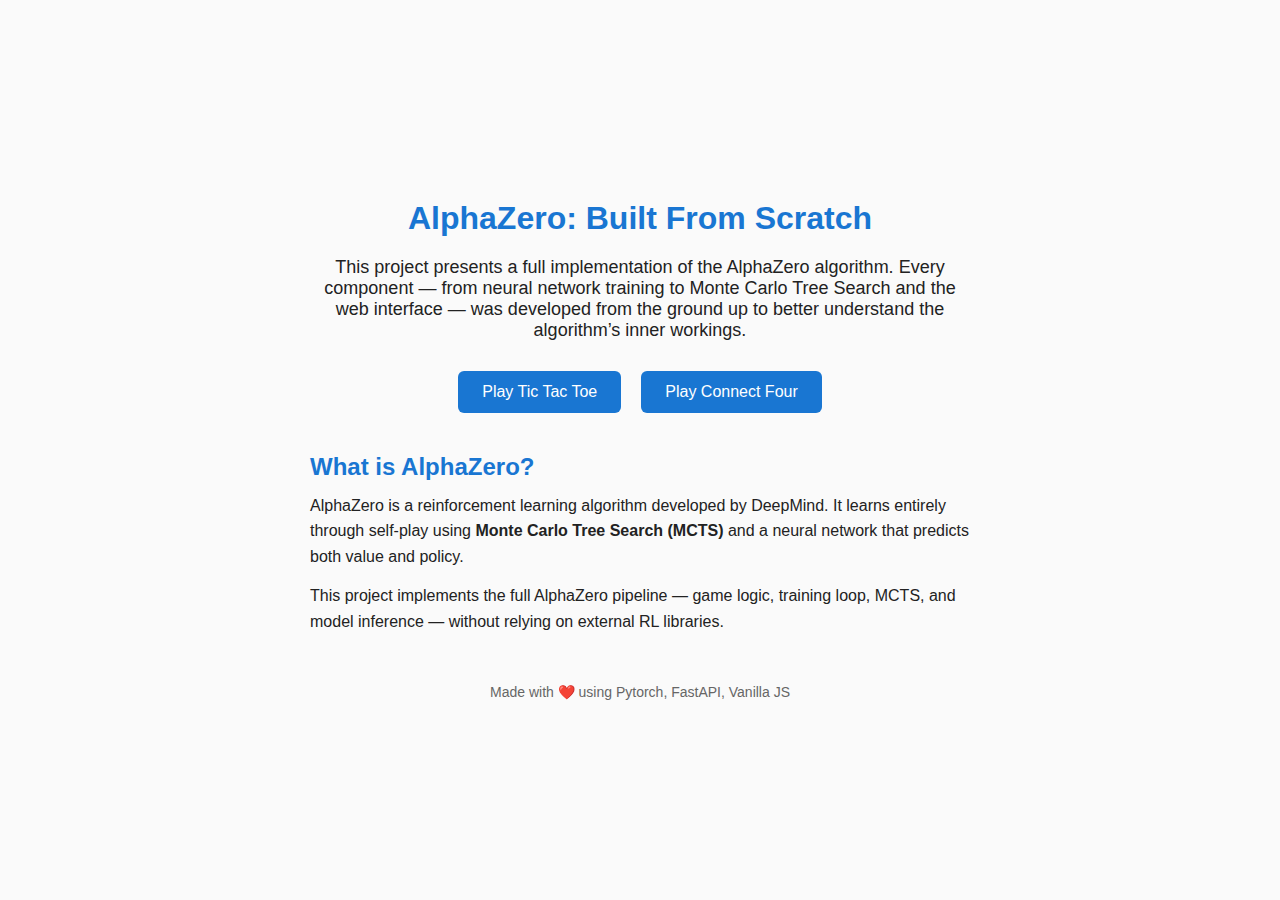
<file: frontend/index.html>
<!DOCTYPE html>
<html lang="en">
<head>
  <meta charset="UTF-8" />
  <meta name="viewport" content="width=device-width, initial-scale=1.0"/>
  <title>AlphaZero Playground</title>
  <link rel="stylesheet" href="home.css" />
</head>
<body>
  <main>
    <h1>AlphaZero: Built From Scratch</h1>
    <p class="intro">
      This project presents a full implementation of the AlphaZero algorithm. Every component — from neural network training to Monte Carlo Tree Search and the web interface — was developed from the ground up to better understand the algorithm’s inner workings.
    </p>

    <div class="buttons">
      <a href="tictactoe.html">Play Tic Tac Toe</a>
      <a href="connect4.html">Play Connect Four</a>
    </div>

    <section class="explainer">
      <h2>What is AlphaZero?</h2>
      <p>
        AlphaZero is a reinforcement learning algorithm developed by DeepMind. It learns entirely through self-play using <strong>Monte Carlo Tree Search (MCTS)</strong> and a neural network that predicts both value and policy.
      </p>
      <p>
        This project implements the full AlphaZero pipeline — game logic, training loop, MCTS, and model inference — without relying on external RL libraries.
      </p>
    </section>

    <footer>
      <p>Made with ❤️ using Pytorch, FastAPI, Vanilla JS</p>
    </footer>
  </main>
</body>
</html>
</file>
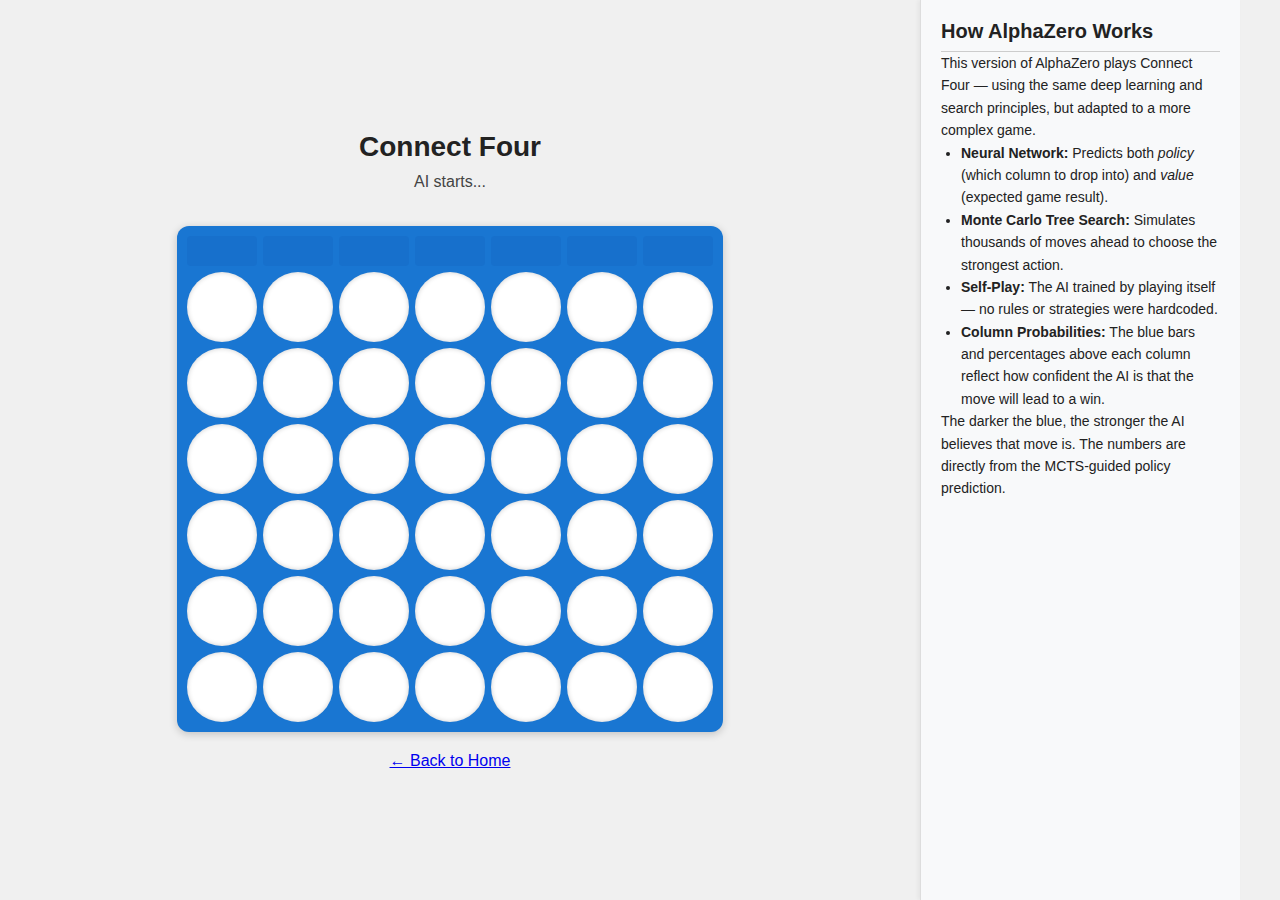
<file: frontend/connect4.html>
<!DOCTYPE html>
<html lang="en">
<head>
  <meta charset="UTF-8" />
  <title>Connect Four — AlphaZero</title>
  <link rel="stylesheet" href="connect4.css" />
  <meta name="viewport" content="width=device-width, initial-scale=1.0" />
</head>

<body>
  
  
  <main>
    <h1>Connect Four</h1>
    <p id="status">Loading...</p>
    <div id="gameWrapper">
      <div id="topRow"></div>
      <div id="board"></div>
    </div>
    <button id="newGameBtn" hidden>New Game</button>
    <a href="home.html" class="back-button">← Back to Home</a>
  </main>
  


<!-- Slide-in Panel -->
<div id="infoPanel" class="info-panel" open>
  <div class="info-header">
    <h2>How AlphaZero Works</h2>
  </div>
  <div class="info-body">
    <p>
      This version of AlphaZero plays Connect Four — using the same deep learning and search principles, but adapted to a more complex game.
    </p>
    <ul>
      <li><strong>Neural Network:</strong> Predicts both <em>policy</em> (which column to drop into) and <em>value</em> (expected game result).</li>
      <li><strong>Monte Carlo Tree Search:</strong> Simulates thousands of moves ahead to choose the strongest action.</li>
      <li><strong>Self-Play:</strong> The AI trained by playing itself — no rules or strategies were hardcoded.</li>
      <li><strong>Column Probabilities:</strong> The blue bars and percentages above each column reflect how confident the AI is that the move will lead to a win.</li>
    </ul>
    <p>
      The darker the blue, the stronger the AI believes that move is. The numbers are directly from the MCTS-guided policy prediction.
    </p>
  </div>
  
</div>
<script src="connect4.js"></script>
</body>
</html>
</file>
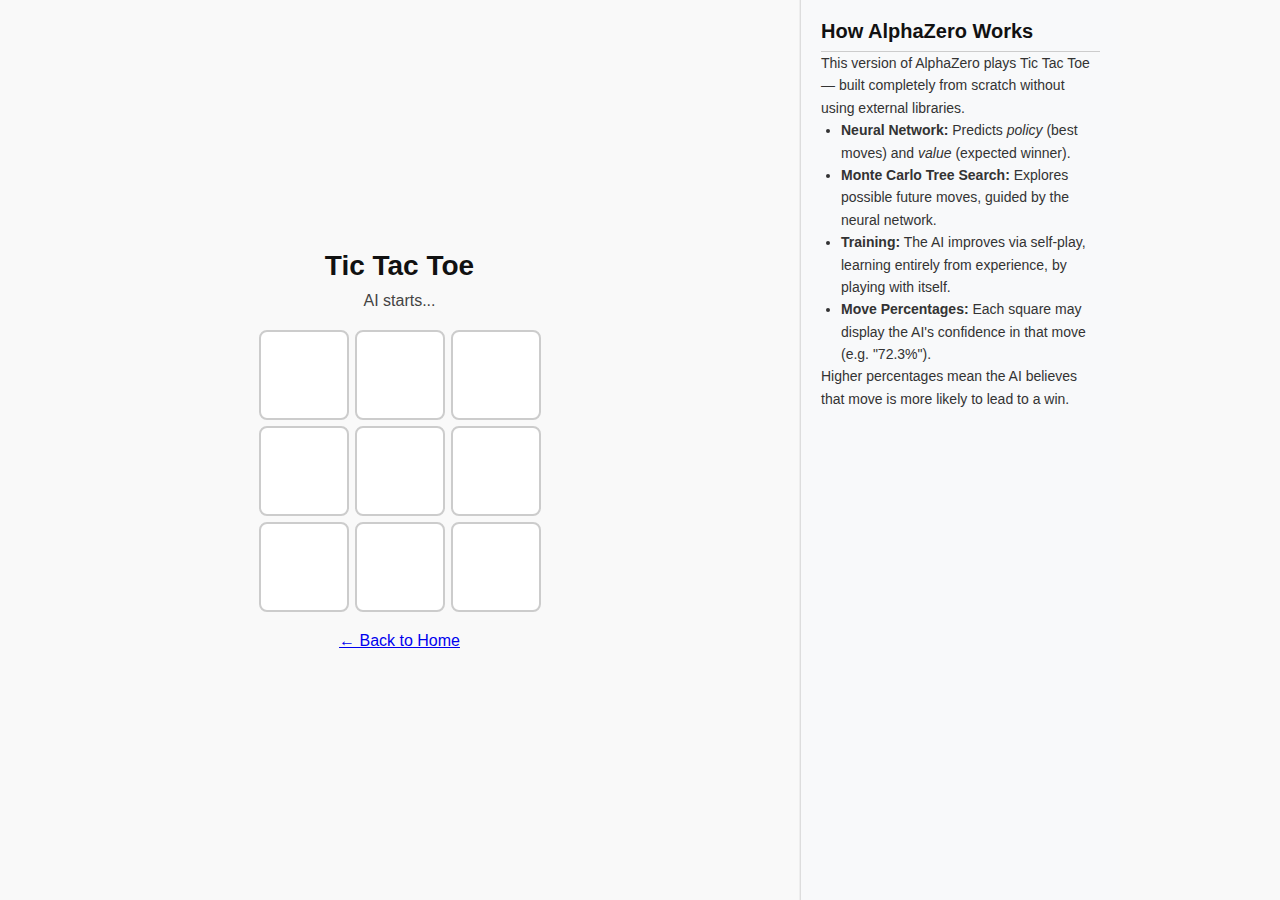
<file: frontend/tictactoe.html>
<!DOCTYPE html>
<html lang="en">
<head>
  <meta charset="UTF-8" />
  <title>Tic Tac Toe — AlphaZero</title>
  <link rel="stylesheet" href="tictactoe.css" />
  <meta name="viewport" content="width=device-width, initial-scale=1.0" />
</head>


<body>
  <main>
    <h1>Tic Tac Toe</h1>
    <p id="status">Loading...</p>
    <div id="board"></div>
    <button id="newGameBtn" hidden>New Game</button>
    <a href="home.html" class="back-button">← Back to Home</a>
  </main>
  


  <!-- Slide-in Panel -->
  <div id="infoPanel" class="info-panel" open>
    <div class="info-header">
      <h2>How AlphaZero Works</h2>
    </div>
    <div class="info-body">
      <p>
        This version of AlphaZero plays Tic Tac Toe — built completely from scratch without using external libraries.
      </p>
      <ul>
        <li><strong>Neural Network:</strong> Predicts <em>policy</em> (best moves) and <em>value</em> (expected winner).</li>
        <li><strong>Monte Carlo Tree Search:</strong> Explores possible future moves, guided by the neural network.</li>
        <li><strong>Training:</strong> The AI improves via self-play, learning entirely from experience, by playing with itself.</li>
        <li><strong>Move Percentages:</strong> Each square may display the AI's confidence in that move (e.g. "72.3%").</li>
      </ul>
      <p>
        Higher percentages mean the AI believes that move is more likely to lead to a win.
      </p>
    </div>
    
  </div>
  <script src="tictactoe.js"></script>
</body>
</html>
</file>
<file: frontend/home.css>
:root {
    --bg: #fafafa;
    --fg: #222;
    --accent: #1976d2;
    --accent-light: #63a4ff;
    --font: 'Segoe UI', Tahoma, Geneva, Verdana, sans-serif;
  }
  
  * {
    margin: 0;
    padding: 0;
    box-sizing: border-box;
  }
  
  body {
    background: var(--bg);
    color: var(--fg);
    font-family: var(--font);
    display: flex;
    justify-content: center;
    align-items: center;
    min-height: 100vh;
  }
  
  main {
    max-width: 700px;
    padding: 40px 20px;
    text-align: center;
  }
  
  h1 {
    font-size: 32px;
    margin-bottom: 20px;
    color: var(--accent);
  }
  
  .intro {
    font-size: 18px;
    margin-bottom: 30px;
  }
  
  .buttons {
    display: flex;
    justify-content: center;
    gap: 20px;
    margin-bottom: 40px;
  }
  
  .buttons a {
    padding: 12px 24px;
    font-size: 16px;
    text-decoration: none;
    color: white;
    background: var(--accent);
    border-radius: 6px;
    transition: background 0.2s ease;
  }
  
  .buttons a:hover {
    background: var(--accent-light);
  }
  
  .explainer {
    text-align: left;
    margin-top: 40px;
  }
  
  .explainer h2 {
    margin-bottom: 12px;
    font-size: 24px;
    color: var(--accent);
  }
  
  .explainer p {
    font-size: 16px;
    line-height: 1.6;
    margin-bottom: 14px;
  }
  
  footer {
    margin-top: 50px;
    font-size: 14px;
    color: #666;
  }
  
  body {
    font-family: -apple-system, BlinkMacSystemFont, "Segoe UI", Roboto, Oxygen,
      Ubuntu, Cantarell, "Open Sans", "Helvetica Neue", sans-serif;
  }
</file>
<file: frontend/connect4.css>
:root {
  --bg: #f0f0f0;
  --fg: #222;
  --accent: #444;
  --board-bg: #1976d2;
  --cell-size: 70px;
  --p1-color: #e63946;
  --p2-color: #f1c40f;
  --empty-color: #ffffff;
}

.gameWrapper {
  display: flex;
  flex-direction: column;
  align-items: center;
  background: var(--board-bg);
  padding: 10px;
  border-radius: 12px;
  box-shadow: 0 2px 8px rgba(0,0,0,0.2);
  margin: 20px 0;
  gap: 6px; /* Consistent gap between topRow and board */
}

/* Reset */
* {
  box-sizing: border-box;
  margin: 0;
  padding: 0;
}

/* Layout */
body {
  background: var(--bg);
  color: var(--fg);
  font-family: -apple-system, BlinkMacSystemFont, "Segoe UI", Roboto, Helvetica, Arial, sans-serif;
  display: flex;
  flex-direction: row;
  min-height: 100vh;
  gap: 20px;
}

/* Main game section */
main {
  flex: 1;
  display: flex;
  flex-direction: column;
  align-items: center;
  justify-content: center;
  padding: 40px 20px;
  max-width: 900px;
}

h1 {
  margin-bottom: 10px;
  font-size: 28px;
}

#status {
  font-size: 16px;
  margin-bottom: 15px;
  color: var(--accent);
}


.cell {
  width: var(--cell-size);
  height: var(--cell-size);
  border-radius: 50%;
  background: var(--empty-color);
  box-shadow: inset 0 0 5px rgba(0, 0, 0, 0.2);
  cursor: pointer;
  transition: background 0.2s ease;
  position: relative;
  overflow: hidden;
}

.cell.player1 {
  background: var(--p1-color);
}

.cell.player2 {
  background: var(--p2-color);
}

.disc {
  width: calc(var(--cell-size) * 0.85);
  height: calc(var(--cell-size) * 0.85);
  border-radius: 50%;
  position: absolute;
  top: 50%;
  left: 50%;
  transform: translate(-50%, -50%);
  transition: transform 0.2s ease;
}

.disc.red {
  background: var(--p1-color);
}

.disc.yellow {
  background: var(--p2-color);
}

.top-cell {
  height: 30px;
  font-size: 12px;
  font-weight: bold;
  color: #fff;
  line-height: 30px;
  background-color: rgba(21, 101, 192, 0.3);
  border-radius: 4px;
  text-align: center;
  cursor: pointer;
}

/* Buttons */
button {
  background: none;
  border: 1px solid var(--accent);
  padding: 8px 18px;
  font-size: 14px;
  color: var(--accent);
  cursor: pointer;
  border-radius: 6px;
  transition: 0.2s ease;
}

button:hover {
  background: var(--accent);
  color: white;
}

/* Info Panel */
.info-panel {
  width: 320px;
  background-color: #f8f9fa;
  border-left: 1px solid #ddd;
  padding: 20px;
  box-sizing: border-box;
  height: 100vh;
  overflow-y: auto;
  position: sticky;
  top: 0;
  box-shadow: -2px 0 4px rgba(0, 0, 0, 0.05);
}

.info-header h2 {
  margin-top: 0;
  font-size: 20px;
  border-bottom: 1px solid #ccc;
  padding-bottom: 8px;
}

.info-body p,
.info-body ul {
  font-size: 14px;
  line-height: 1.6;
}

ul {
  padding-left: 20px;
}


#gameWrapper {
  display: flex;
  flex-direction: column;
  align-items: center;
  background: var(--board-bg);
  padding: 10px;
  border-radius: 12px;
  box-shadow: 0 2px 8px rgba(0, 0, 0, 0.2);
  margin: 20px 0;
  gap: 6px; /* Consistent space between topRow and board */
}

#topRow {
  display: grid;
  grid-template-columns: repeat(7, var(--cell-size));
  gap: 6px;
  margin: 0;
  padding: 0;
}

#board {
  display: grid;
  grid-template-columns: repeat(7, var(--cell-size));
  grid-template-rows: repeat(6, var(--cell-size));
  gap: 6px;
  margin: 0;
  padding: 0;
}
</file>
<file: frontend/tictactoe.css>
:root {
  --bg: #f9f9f9;
  --fg: #111;
  --accent: #444;
  --border: #ccc;
  --x-color: #e63946;
  --o-color: #457b9d;
}

* {
  box-sizing: border-box;
  margin: 0;
  padding: 0;
}

body {
  font-family: -apple-system, BlinkMacSystemFont, "Segoe UI", Roboto, Helvetica, Arial, sans-serif;
  background: var(--bg);
  color: var(--fg);
  display: flex;
  min-height: 100vh;
}

/* Game area */
main {
  flex: 1;
  padding: 40px 20px;
  display: flex;
  flex-direction: column;
  align-items: center;
  justify-content: center;
  max-width: 800px;
  border-right: 1px solid #eee;
}

h1 {
  font-weight: 600;
  margin-bottom: 10px;
  font-size: 28px;
  color: var(--fg);
}

#status {
  font-size: 16px;
  margin-bottom: 20px;
  color: var(--accent);
}

/* Board layout */
#board {
  display: grid;
  grid-template-columns: repeat(3, 90px);
  gap: 6px;
  margin-bottom: 20px;
}

.cell {
  width: 90px;
  height: 90px;
  border: 2px solid var(--border);
  font-size: 42px;
  font-weight: bold;
  background: white;
  display: flex;
  justify-content: center;
  align-items: center;
  cursor: pointer;
  user-select: none;
  border-radius: 8px;
  transition: background 0.2s ease;
}

.cell:hover {
  background: #f0f0f0;
}

.cell.X {
  color: var(--x-color);
}

.cell.O {
  color: var(--o-color);
}

/* Buttons */
button {
  background: none;
  border: 1px solid var(--accent);
  padding: 8px 20px;
  font-size: 14px;
  color: var(--accent);
  cursor: pointer;
  border-radius: 6px;
  transition: background 0.2s ease, color 0.2s ease;
}

button:hover {
  background: var(--accent);
  color: white;
}

/* Info panel on right */
.info-panel {
  width: 320px;
  background-color: #f8f9fa;
  border-left: 1px solid #ddd;
  padding: 20px;
  box-sizing: border-box;
  height: 100vh;
  overflow-y: auto;
  position: sticky;
  top: 0;
}

.info-header h2 {
  margin-top: 0;
  font-size: 20px;
  border-bottom: 1px solid #ccc;
  padding-bottom: 8px;
}

.info-body p,
.info-body ul {
  font-size: 14px;
  line-height: 1.6;
  color: #333;
}

ul {
  padding-left: 20px;
  list-style-type: disc;
}

/* Optional overlays or notes */
.policy-overlay {
  position: absolute;
  font-size: 12px;
  color: rgba(0, 0, 0, 0.4);
  pointer-events: none;
}
</file>
